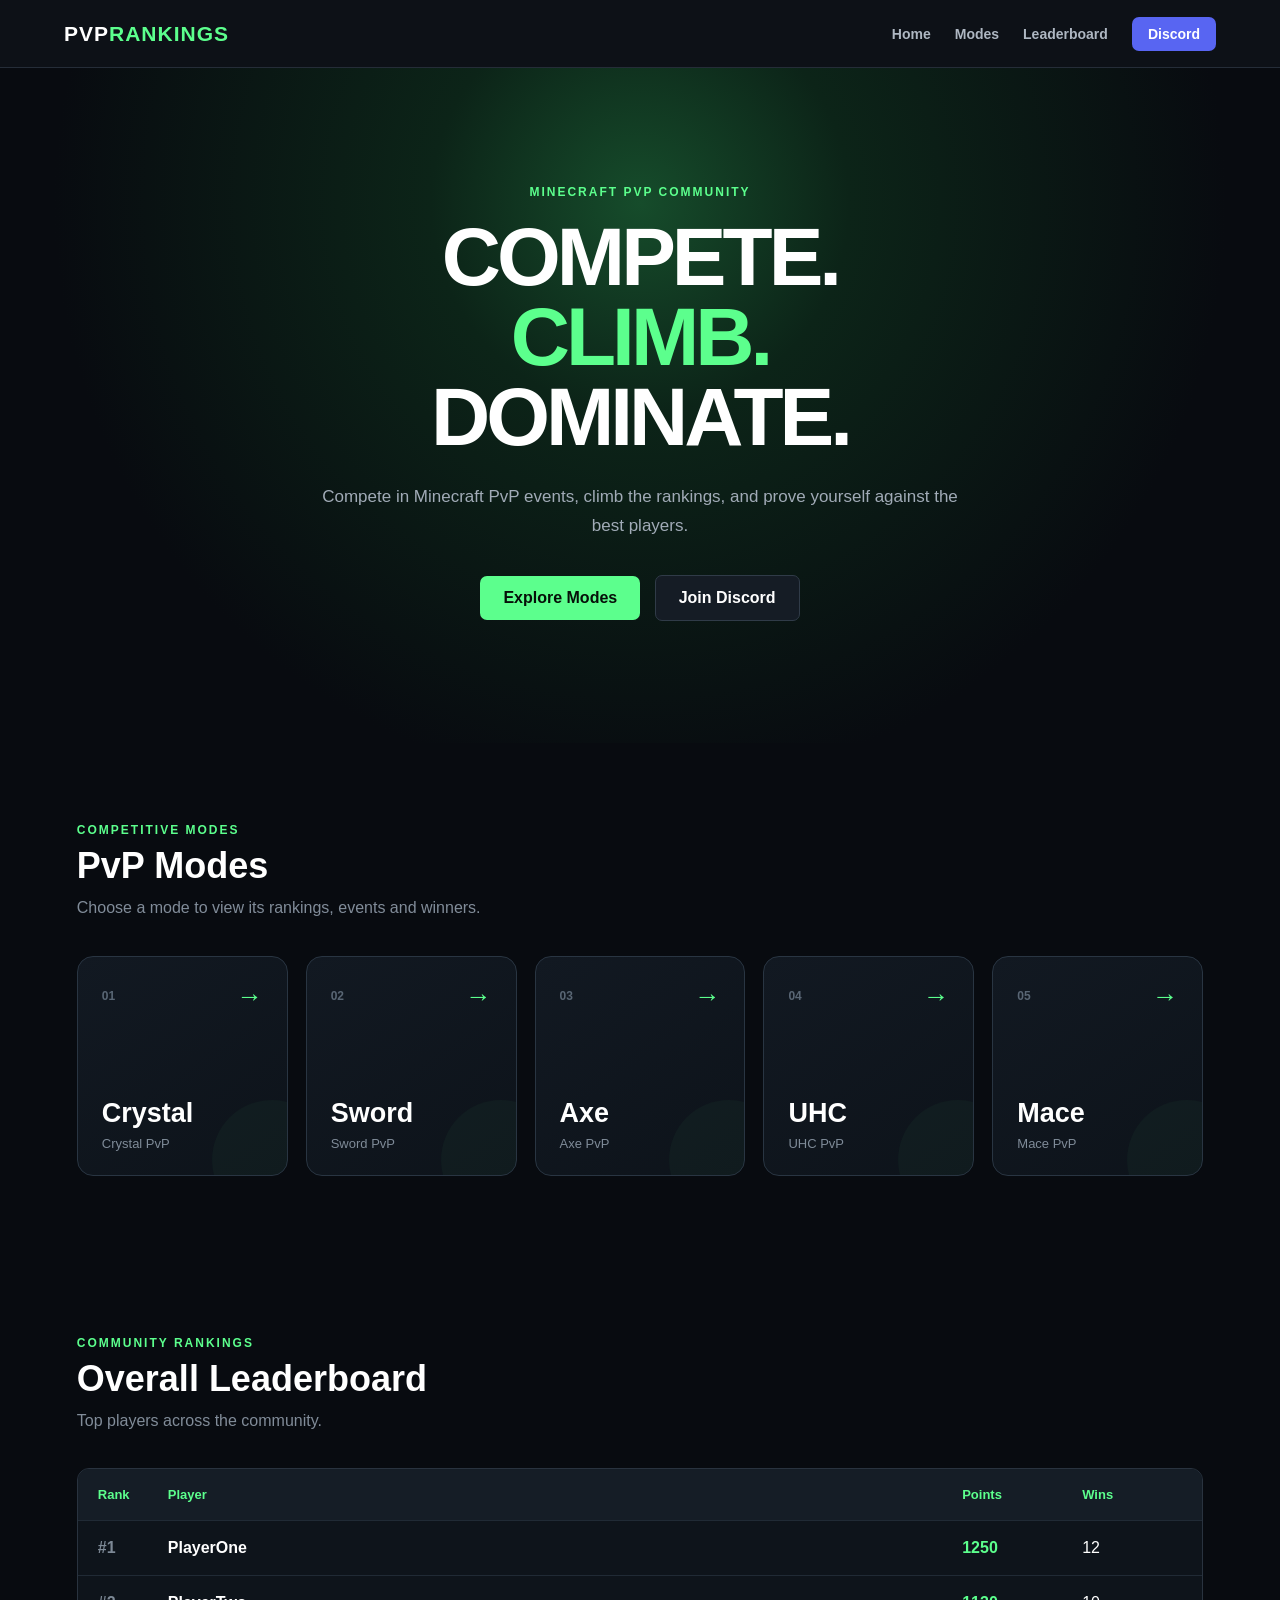
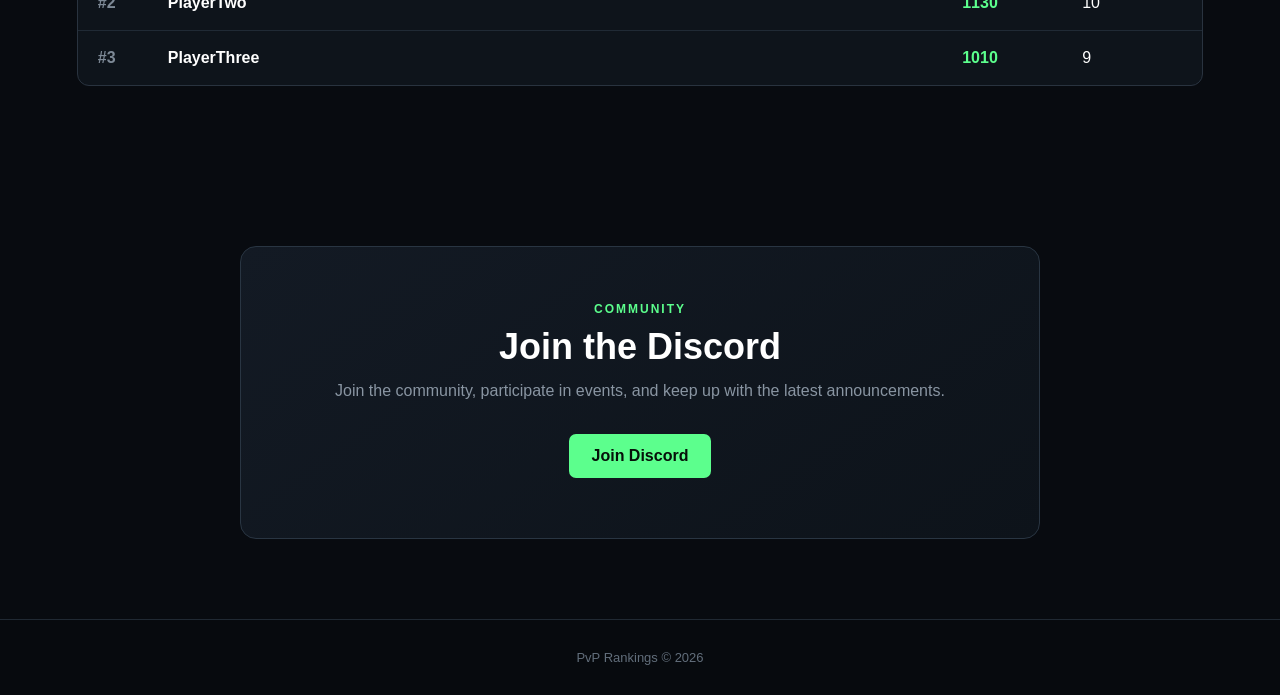
<file: index.html>
<!DOCTYPE html>
<html lang="en">

<head>
    <meta charset="UTF-8">
    <meta name="viewport" content="width=device-width, initial-scale=1.0">

    <title>PvP Rankings</title>

    <link rel="stylesheet" href="style.css">
</head>

<body>

<!-- =========================
     NAVIGATION
========================= -->

<nav>

    <a href="index.html" class="logo">
        PVP<span>RANKINGS</span>
    </a>

    <ul class="nav-links">

        <li>
            <a href="index.html">Home</a>
        </li>

        <li>
            <a href="#modes">Modes</a>
        </li>

        <li>
            <a href="#leaderboard">Leaderboard</a>
        </li>

        <li>
            <a
                href="https://discord.gg/mwXkHsCWp"
                target="_blank"
                class="discord">
                Discord
            </a>
        </li>

    </ul>

</nav>


<!-- =========================
     HERO
========================= -->

<section class="hero">

    <div class="hero-content">

        <p class="small-title">
            MINECRAFT PVP COMMUNITY
        </p>

        <h1>
            COMPETE.<br>
            <span>CLIMB.</span><br>
            DOMINATE.
        </h1>

        <p class="hero-text">
            Compete in Minecraft PvP events,
            climb the rankings, and prove yourself
            against the best players.
        </p>

        <div class="buttons">

            <a href="#modes" class="btn">
                Explore Modes
            </a>

            <a
                href="https://discord.gg/mwXkHsCWp"
                target="_blank"
                class="btn dark">
                Join Discord
            </a>

        </div>

    </div>

</section>


<!-- =========================
     PVP MODES
========================= -->

<section class="section" id="modes">

    <div class="container">

        <div class="section-title">

            <p class="section-label">
                COMPETITIVE MODES
            </p>

            <h2>
                PvP Modes
            </h2>

            <p>
                Choose a mode to view its rankings,
                events and winners.
            </p>

        </div>


        <div class="modes">


            <!-- CRYSTAL -->

            <a
                href="crystal.html"
                class="mode-card">

                <div class="mode-top">

                    <span class="mode-number">
                        01
                    </span>

                    <span class="mode-arrow">
                        →
                    </span>

                </div>

                <div>

                    <h3>
                        Crystal
                    </h3>

                    <p>
                        Crystal PvP
                    </p>

                </div>

            </a>


            <!-- SWORD -->

            <a
                href="sword.html"
                class="mode-card">

                <div class="mode-top">

                    <span class="mode-number">
                        02
                    </span>

                    <span class="mode-arrow">
                        →
                    </span>

                </div>

                <div>

                    <h3>
                        Sword
                    </h3>

                    <p>
                        Sword PvP
                    </p>

                </div>

            </a>


            <!-- AXE -->

            <a
                href="axe.html"
                class="mode-card">

                <div class="mode-top">

                    <span class="mode-number">
                        03
                    </span>

                    <span class="mode-arrow">
                        →
                    </span>

                </div>

                <div>

                    <h3>
                        Axe
                    </h3>

                    <p>
                        Axe PvP
                    </p>

                </div>

            </a>


            <!-- UHC -->

            <a
                href="uhc.html"
                class="mode-card">

                <div class="mode-top">

                    <span class="mode-number">
                        04
                    </span>

                    <span class="mode-arrow">
                        →
                    </span>

                </div>

                <div>

                    <h3>
                        UHC
                    </h3>

                    <p>
                        UHC PvP
                    </p>

                </div>

            </a>


            <!-- MACE -->

            <a
                href="mace.html"
                class="mode-card">

                <div class="mode-top">

                    <span class="mode-number">
                        05
                    </span>

                    <span class="mode-arrow">
                        →
                    </span>

                </div>

                <div>

                    <h3>
                        Mace
                    </h3>

                    <p>
                        Mace PvP
                    </p>

                </div>

            </a>

        </div>

    </div>

</section>


<!-- =========================
     LEADERBOARD
========================= -->

<section
    class="section"
    id="leaderboard">

    <div class="container">

        <div class="section-title">

            <p class="section-label">
                COMMUNITY RANKINGS
            </p>

            <h2>
                Overall Leaderboard
            </h2>

            <p>
                Top players across the community.
            </p>

        </div>


        <div class="leaderboard">


            <!-- HEADER -->

            <div class="leader-row leader-head">

                <div>
                    Rank
                </div>

                <div>
                    Player
                </div>

                <div>
                    Points
                </div>

                <div class="wins">
                    Wins
                </div>

            </div>


            <!-- PLAYER 1 -->

            <div class="leader-row">

                <div class="rank">
                    #1
                </div>

                <div class="player">
                    PlayerOne
                </div>

                <div class="points">
                    1250
                </div>

                <div class="wins">
                    12
                </div>

            </div>


            <!-- PLAYER 2 -->

            <div class="leader-row">

                <div class="rank">
                    #2
                </div>

                <div class="player">
                    PlayerTwo
                </div>

                <div class="points">
                    1130
                </div>

                <div class="wins">
                    10
                </div>

            </div>


            <!-- PLAYER 3 -->

            <div class="leader-row">

                <div class="rank">
                    #3
                </div>

                <div class="player">
                    PlayerThree
                </div>

                <div class="points">
                    1010
                </div>

                <div class="wins">
                    9
                </div>

            </div>

        </div>

    </div>

</section>


<!-- =========================
     DISCORD
========================= -->

<section class="section">

    <div class="container">

        <div class="discord-box">

            <p class="section-label">
                COMMUNITY
            </p>

            <h2>
                Join the Discord
            </h2>

            <p>
                Join the community, participate in events,
                and keep up with the latest announcements.
            </p>

            <a
                href="https://discord.gg/mwXkHsCWp"
                target="_blank"
                class="btn">
                Join Discord
            </a>

        </div>

    </div>

</section>


<!-- =========================
     FOOTER
========================= -->

<footer>

    PvP Rankings © 2026

</footer>


</body>
</html>
</file>
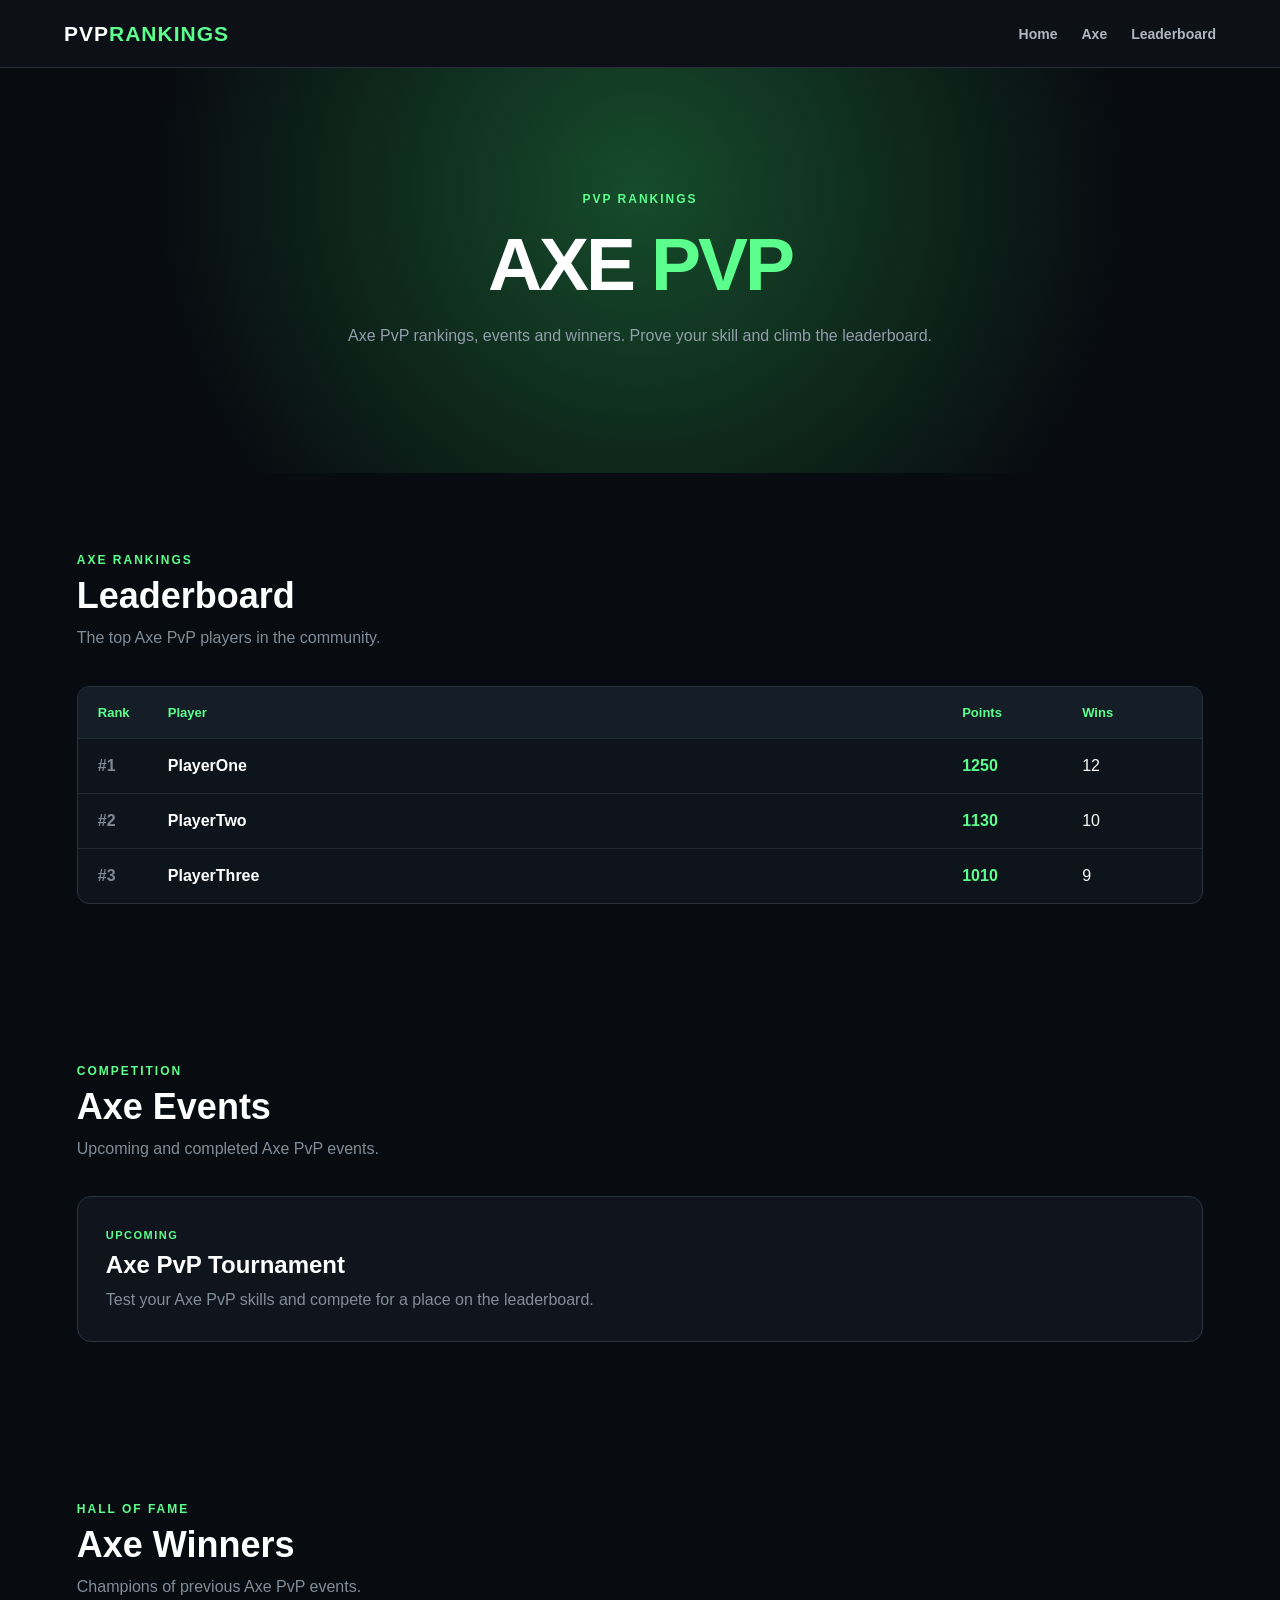
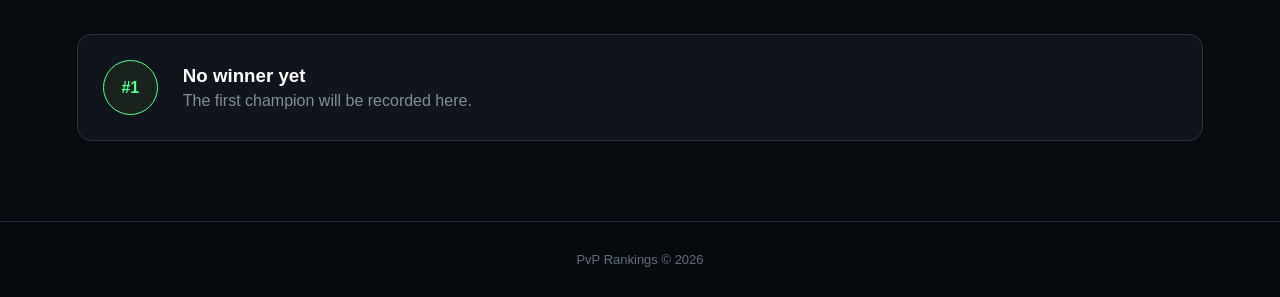
<file: axe.html>
<!DOCTYPE html>
<html lang="en">

<head>
    <meta charset="UTF-8">
    <meta name="viewport" content="width=device-width, initial-scale=1.0">

    <title>Axe PvP | PvP Rankings</title>

    <link rel="stylesheet" href="style.css">
</head>

<body>

<!-- NAVIGATION -->

<nav>

    <a href="index.html" class="logo">
        PVP<span>RANKINGS</span>
    </a>

    <ul class="nav-links">

        <li>
            <a href="index.html">Home</a>
        </li>

        <li>
            <a href="axe.html">Axe</a>
        </li>

        <li>
            <a href="#leaderboard">Leaderboard</a>
        </li>

    </ul>

</nav>


<!-- AXE HERO -->

<section class="mode-hero">

    <div class="mode-hero-content">

        <p class="small-title">
            PVP RANKINGS
        </p>

        <h1>
            AXE <span>PVP</span>
        </h1>

        <p>
            Axe PvP rankings, events and winners.
            Prove your skill and climb the leaderboard.
        </p>

    </div>

</section>


<!-- LEADERBOARD -->

<section class="section" id="leaderboard">

    <div class="container">

        <div class="section-title">

            <p class="section-label">
                AXE RANKINGS
            </p>

            <h2>
                Leaderboard
            </h2>

            <p>
                The top Axe PvP players in the community.
            </p>

        </div>


        <div class="leaderboard">

            <div class="leader-row leader-head">

                <div>Rank</div>

                <div>Player</div>

                <div>Points</div>

                <div class="wins">
                    Wins
                </div>

            </div>


            <div class="leader-row">

                <div class="rank">
                    #1
                </div>

                <div class="player">
                    PlayerOne
                </div>

                <div class="points">
                    1250
                </div>

                <div class="wins">
                    12
                </div>

            </div>


            <div class="leader-row">

                <div class="rank">
                    #2
                </div>

                <div class="player">
                    PlayerTwo
                </div>

                <div class="points">
                    1130
                </div>

                <div class="wins">
                    10
                </div>

            </div>


            <div class="leader-row">

                <div class="rank">
                    #3
                </div>

                <div class="player">
                    PlayerThree
                </div>

                <div class="points">
                    1010
                </div>

                <div class="wins">
                    9
                </div>

            </div>

        </div>

    </div>

</section>


<!-- EVENTS -->

<section class="section">

    <div class="container">

        <div class="section-title">

            <p class="section-label">
                COMPETITION
            </p>

            <h2>
                Axe Events
            </h2>

            <p>
                Upcoming and completed Axe PvP events.
            </p>

        </div>


        <div class="event-card">

            <div>

                <span class="event-status">
                    UPCOMING
                </span>

                <h3>
                    Axe PvP Tournament
                </h3>

                <p>
                    Test your Axe PvP skills and compete
                    for a place on the leaderboard.
                </p>

            </div>

        </div>

    </div>

</section>


<!-- WINNERS -->

<section class="section">

    <div class="container">

        <div class="section-title">

            <p class="section-label">
                HALL OF FAME
            </p>

            <h2>
                Axe Winners
            </h2>

            <p>
                Champions of previous Axe PvP events.
            </p>

        </div>


        <div class="winner-card">

            <div class="winner-place">
                #1
            </div>

            <div>

                <h3>
                    No winner yet
                </h3>

                <p>
                    The first champion will be recorded here.
                </p>

            </div>

        </div>

    </div>

</section>


<!-- FOOTER -->

<footer>

    PvP Rankings © 2026

</footer>

</body>
                  </html>
</file>
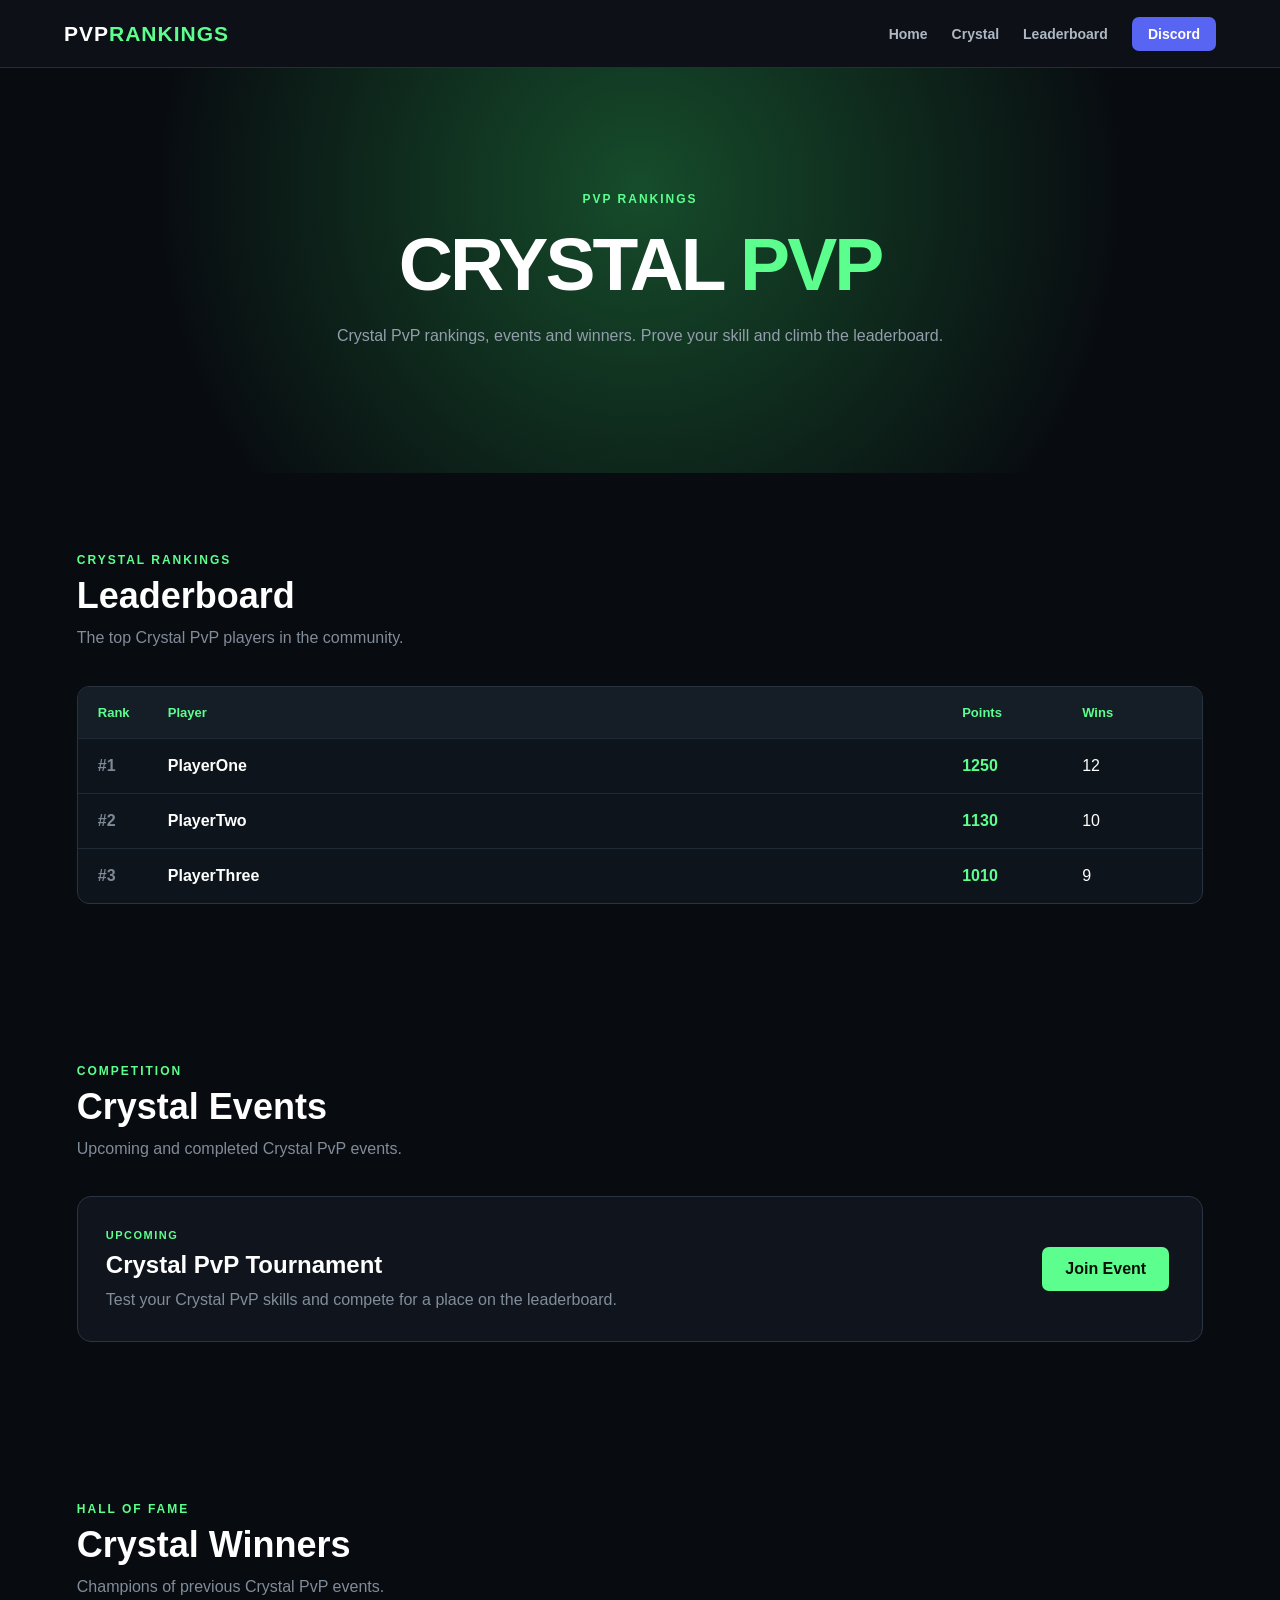
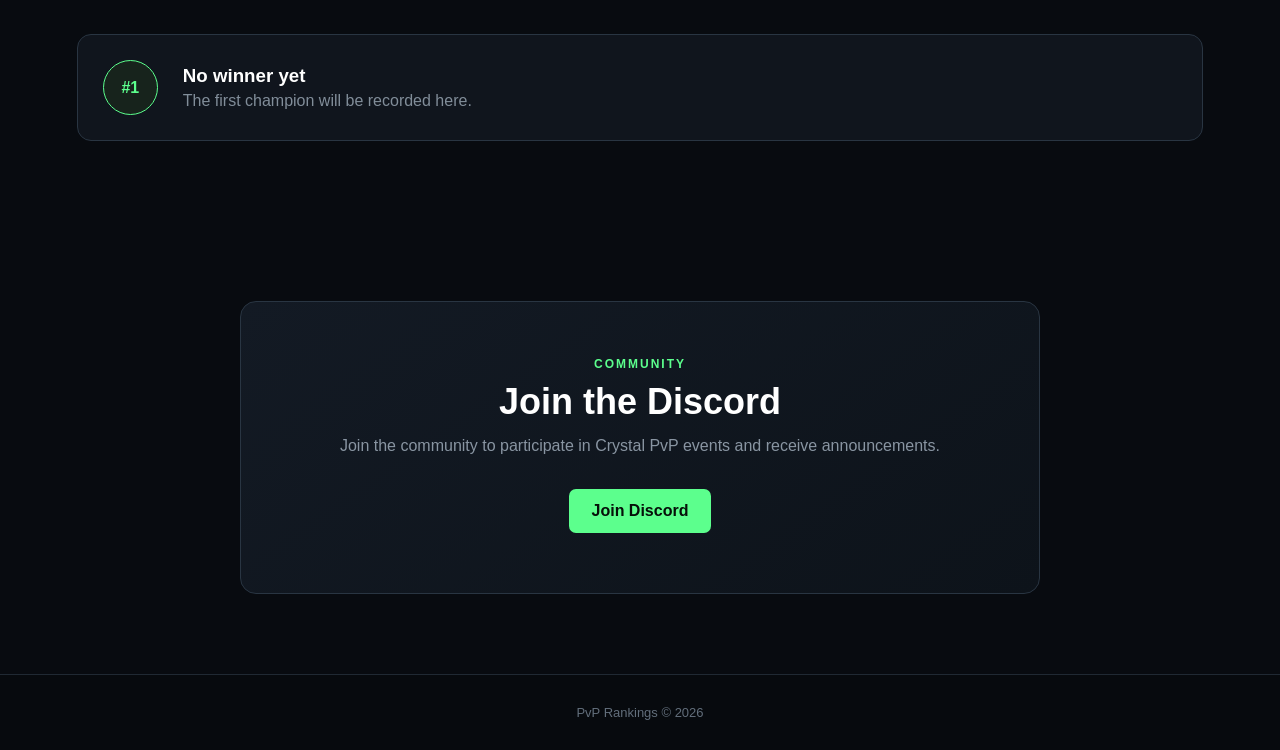
<file: crystal.html>
<!DOCTYPE html>
<html lang="en">

<head>
    <meta charset="UTF-8">
    <meta name="viewport" content="width=device-width, initial-scale=1.0">

    <title>Crystal PvP | PvP Rankings</title>

    <link rel="stylesheet" href="style.css">
</head>

<body>

<nav>

    <a href="index.html" class="logo">
        PVP<span>RANKINGS</span>
    </a>

    <ul class="nav-links">

        <li>
            <a href="index.html">Home</a>
        </li>

        <li>
            <a href="crystal.html">Crystal</a>
        </li>

        <li>
            <a href="#leaderboard">Leaderboard</a>
        </li>

        <li>
            <a
                href="https://discord.gg/mwXkHsCWp"
                target="_blank"
                class="discord">
                Discord
            </a>
        </li>

    </ul>

</nav>


<!-- CRYSTAL HERO -->

<section class="mode-hero">

    <div class="mode-hero-content">

        <p class="small-title">
            PVP RANKINGS
        </p>

        <h1>
            CRYSTAL <span>PVP</span>
        </h1>

        <p>
            Crystal PvP rankings, events and winners.
            Prove your skill and climb the leaderboard.
        </p>

    </div>

</section>


<!-- CRYSTAL LEADERBOARD -->

<section class="section" id="leaderboard">

    <div class="container">

        <div class="section-title">

            <p class="section-label">
                CRYSTAL RANKINGS
            </p>

            <h2>
                Leaderboard
            </h2>

            <p>
                The top Crystal PvP players in the community.
            </p>

        </div>


        <div class="leaderboard">


            <div class="leader-row leader-head">

                <div>
                    Rank
                </div>

                <div>
                    Player
                </div>

                <div>
                    Points
                </div>

                <div class="wins">
                    Wins
                </div>

            </div>


            <div class="leader-row">

                <div class="rank">
                    #1
                </div>

                <div class="player">
                    PlayerOne
                </div>

                <div class="points">
                    1250
                </div>

                <div class="wins">
                    12
                </div>

            </div>


            <div class="leader-row">

                <div class="rank">
                    #2
                </div>

                <div class="player">
                    PlayerTwo
                </div>

                <div class="points">
                    1130
                </div>

                <div class="wins">
                    10
                </div>

            </div>


            <div class="leader-row">

                <div class="rank">
                    #3
                </div>

                <div class="player">
                    PlayerThree
                </div>

                <div class="points">
                    1010
                </div>

                <div class="wins">
                    9
                </div>

            </div>


        </div>

    </div>

</section>


<!-- EVENTS -->

<section class="section">

    <div class="container">

        <div class="section-title">

            <p class="section-label">
                COMPETITION
            </p>

            <h2>
                Crystal Events
            </h2>

            <p>
                Upcoming and completed Crystal PvP events.
            </p>

        </div>


        <div class="event-card">

            <div>

                <span class="event-status">
                    UPCOMING
                </span>

                <h3>
                    Crystal PvP Tournament
                </h3>

                <p>
                    Test your Crystal PvP skills and compete
                    for a place on the leaderboard.
                </p>

            </div>

            <a
                href="https://discord.gg/mwXkHsCWp"
                target="_blank"
                class="btn">
                Join Event
            </a>

        </div>

    </div>

</section>


<!-- WINNERS -->

<section class="section">

    <div class="container">

        <div class="section-title">

            <p class="section-label">
                HALL OF FAME
            </p>

            <h2>
                Crystal Winners
            </h2>

            <p>
                Champions of previous Crystal PvP events.
            </p>

        </div>


        <div class="winner-card">

            <div class="winner-place">
                #1
            </div>

            <div>

                <h3>
                    No winner yet
                </h3>

                <p>
                    The first champion will be recorded here.
                </p>

            </div>

        </div>

    </div>

</section>


<!-- DISCORD -->

<section class="section">

    <div class="container">

        <div class="discord-box">

            <p class="section-label">
                COMMUNITY
            </p>

            <h2>
                Join the Discord
            </h2>

            <p>
                Join the community to participate in Crystal
                PvP events and receive announcements.
            </p>

            <a
                href="https://discord.gg/mwXkHsCWp"
                target="_blank"
                class="btn">
                Join Discord
            </a>

        </div>

    </div>

</section>


<footer>

    PvP Rankings © 2026

</footer>

</body>
</html>
</file>
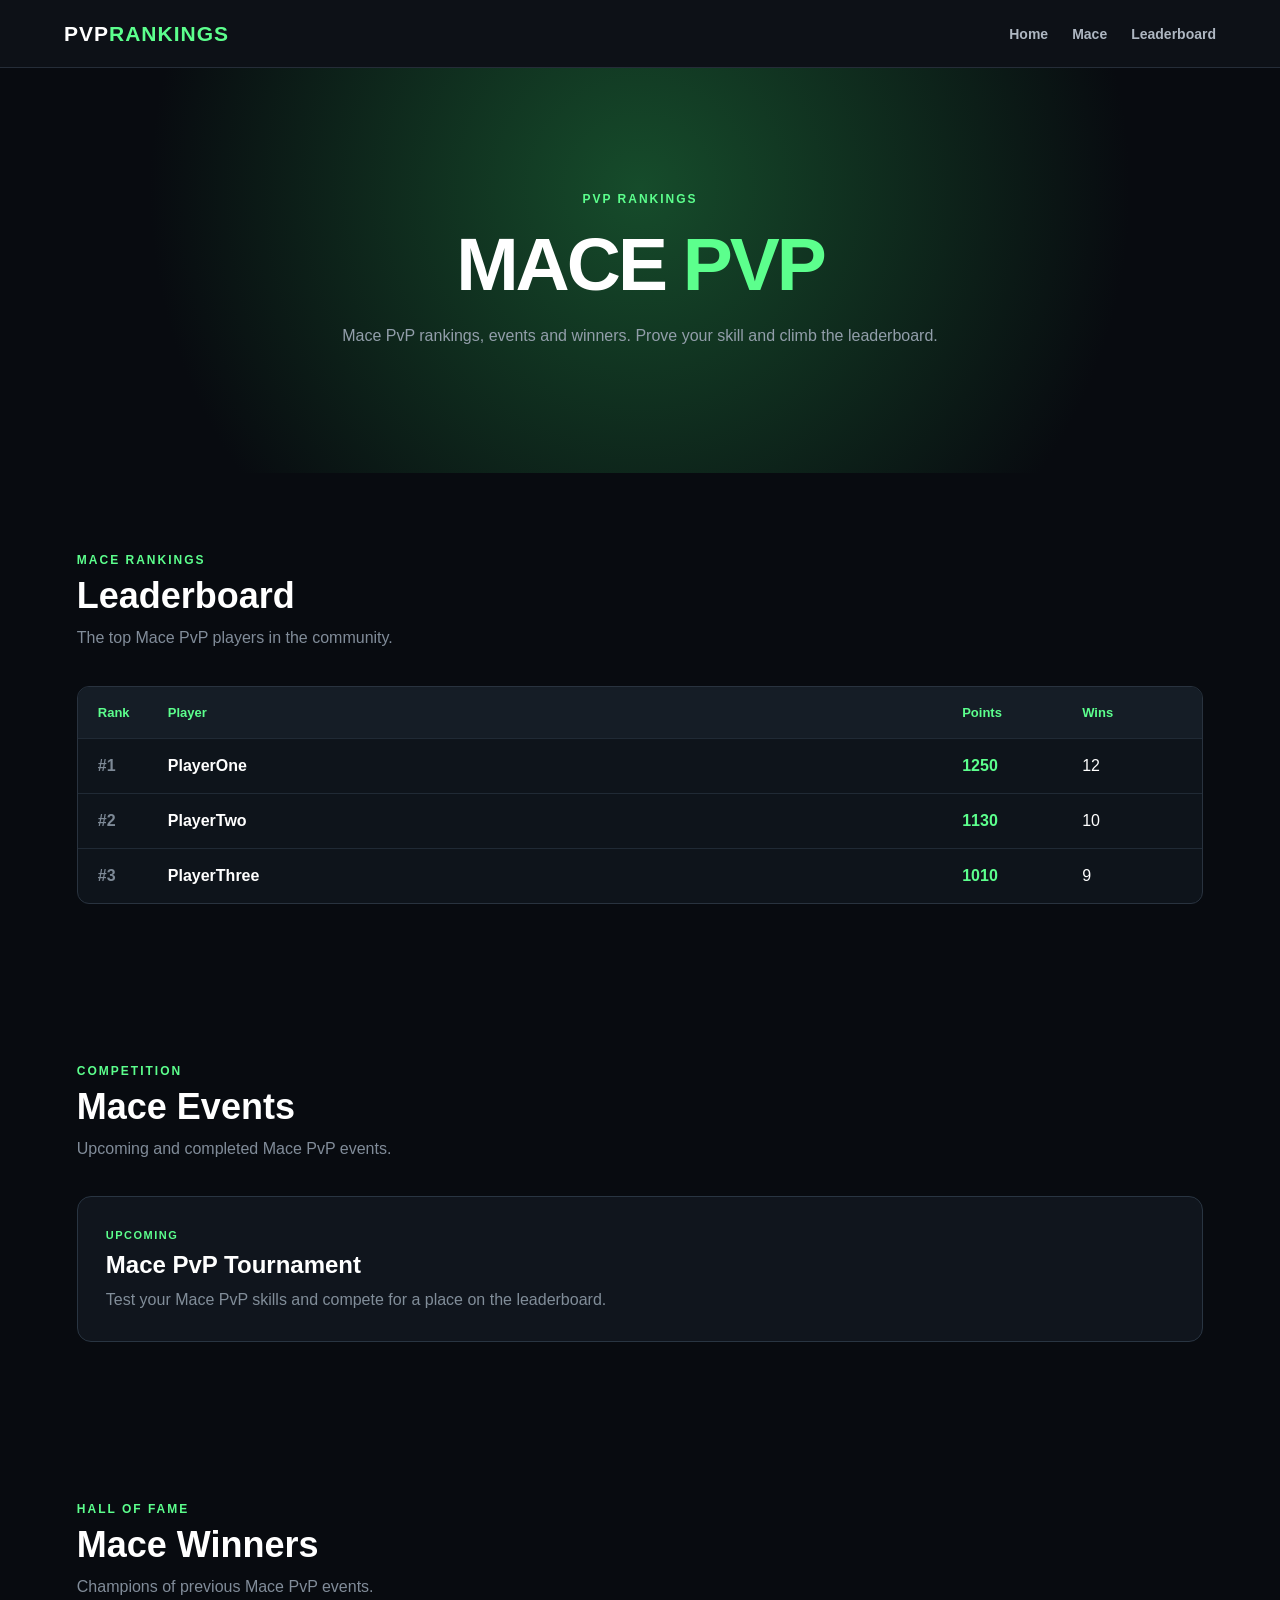
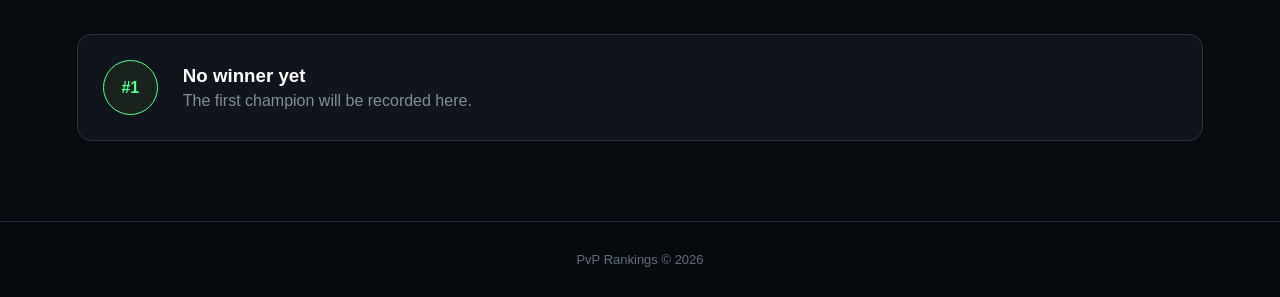
<file: mace.html>
<!DOCTYPE html>
<html lang="en">

<head>
    <meta charset="UTF-8">
    <meta name="viewport" content="width=device-width, initial-scale=1.0">

    <title>Mace PvP | PvP Rankings</title>

    <link rel="stylesheet" href="style.css">
</head>

<body>

<nav>

    <a href="index.html" class="logo">
        PVP<span>RANKINGS</span>
    </a>

    <ul class="nav-links">

        <li>
            <a href="index.html">Home</a>
        </li>

        <li>
            <a href="mace.html">Mace</a>
        </li>

        <li>
            <a href="#leaderboard">Leaderboard</a>
        </li>

    </ul>

</nav>


<!-- MACE HERO -->

<section class="mode-hero">

    <div class="mode-hero-content">

        <p class="small-title">
            PVP RANKINGS
        </p>

        <h1>
            MACE <span>PVP</span>
        </h1>

        <p>
            Mace PvP rankings, events and winners.
            Prove your skill and climb the leaderboard.
        </p>

    </div>

</section>


<!-- LEADERBOARD -->

<section class="section" id="leaderboard">

    <div class="container">

        <div class="section-title">

            <p class="section-label">
                MACE RANKINGS
            </p>

            <h2>
                Leaderboard
            </h2>

            <p>
                The top Mace PvP players in the community.
            </p>

        </div>


        <div class="leaderboard">

            <div class="leader-row leader-head">

                <div>Rank</div>

                <div>Player</div>

                <div>Points</div>

                <div class="wins">
                    Wins
                </div>

            </div>


            <div class="leader-row">

                <div class="rank">
                    #1
                </div>

                <div class="player">
                    PlayerOne
                </div>

                <div class="points">
                    1250
                </div>

                <div class="wins">
                    12
                </div>

            </div>


            <div class="leader-row">

                <div class="rank">
                    #2
                </div>

                <div class="player">
                    PlayerTwo
                </div>

                <div class="points">
                    1130
                </div>

                <div class="wins">
                    10
                </div>

            </div>


            <div class="leader-row">

                <div class="rank">
                    #3
                </div>

                <div class="player">
                    PlayerThree
                </div>

                <div class="points">
                    1010
                </div>

                <div class="wins">
                    9
                </div>

            </div>

        </div>

    </div>

</section>


<!-- EVENTS -->

<section class="section">

    <div class="container">

        <div class="section-title">

            <p class="section-label">
                COMPETITION
            </p>

            <h2>
                Mace Events
            </h2>

            <p>
                Upcoming and completed Mace PvP events.
            </p>

        </div>


        <div class="event-card">

            <div>

                <span class="event-status">
                    UPCOMING
                </span>

                <h3>
                    Mace PvP Tournament
                </h3>

                <p>
                    Test your Mace PvP skills and compete
                    for a place on the leaderboard.
                </p>

            </div>

        </div>

    </div>

</section>


<!-- WINNERS -->

<section class="section">

    <div class="container">

        <div class="section-title">

            <p class="section-label">
                HALL OF FAME
            </p>

            <h2>
                Mace Winners
            </h2>

            <p>
                Champions of previous Mace PvP events.
            </p>

        </div>


        <div class="winner-card">

            <div class="winner-place">
                #1
            </div>

            <div>

                <h3>
                    No winner yet
                </h3>

                <p>
                    The first champion will be recorded here.
                </p>

            </div>

        </div>

    </div>

</section>


<footer>

    PvP Rankings © 2026

</footer>

</body>
</html>
</file>
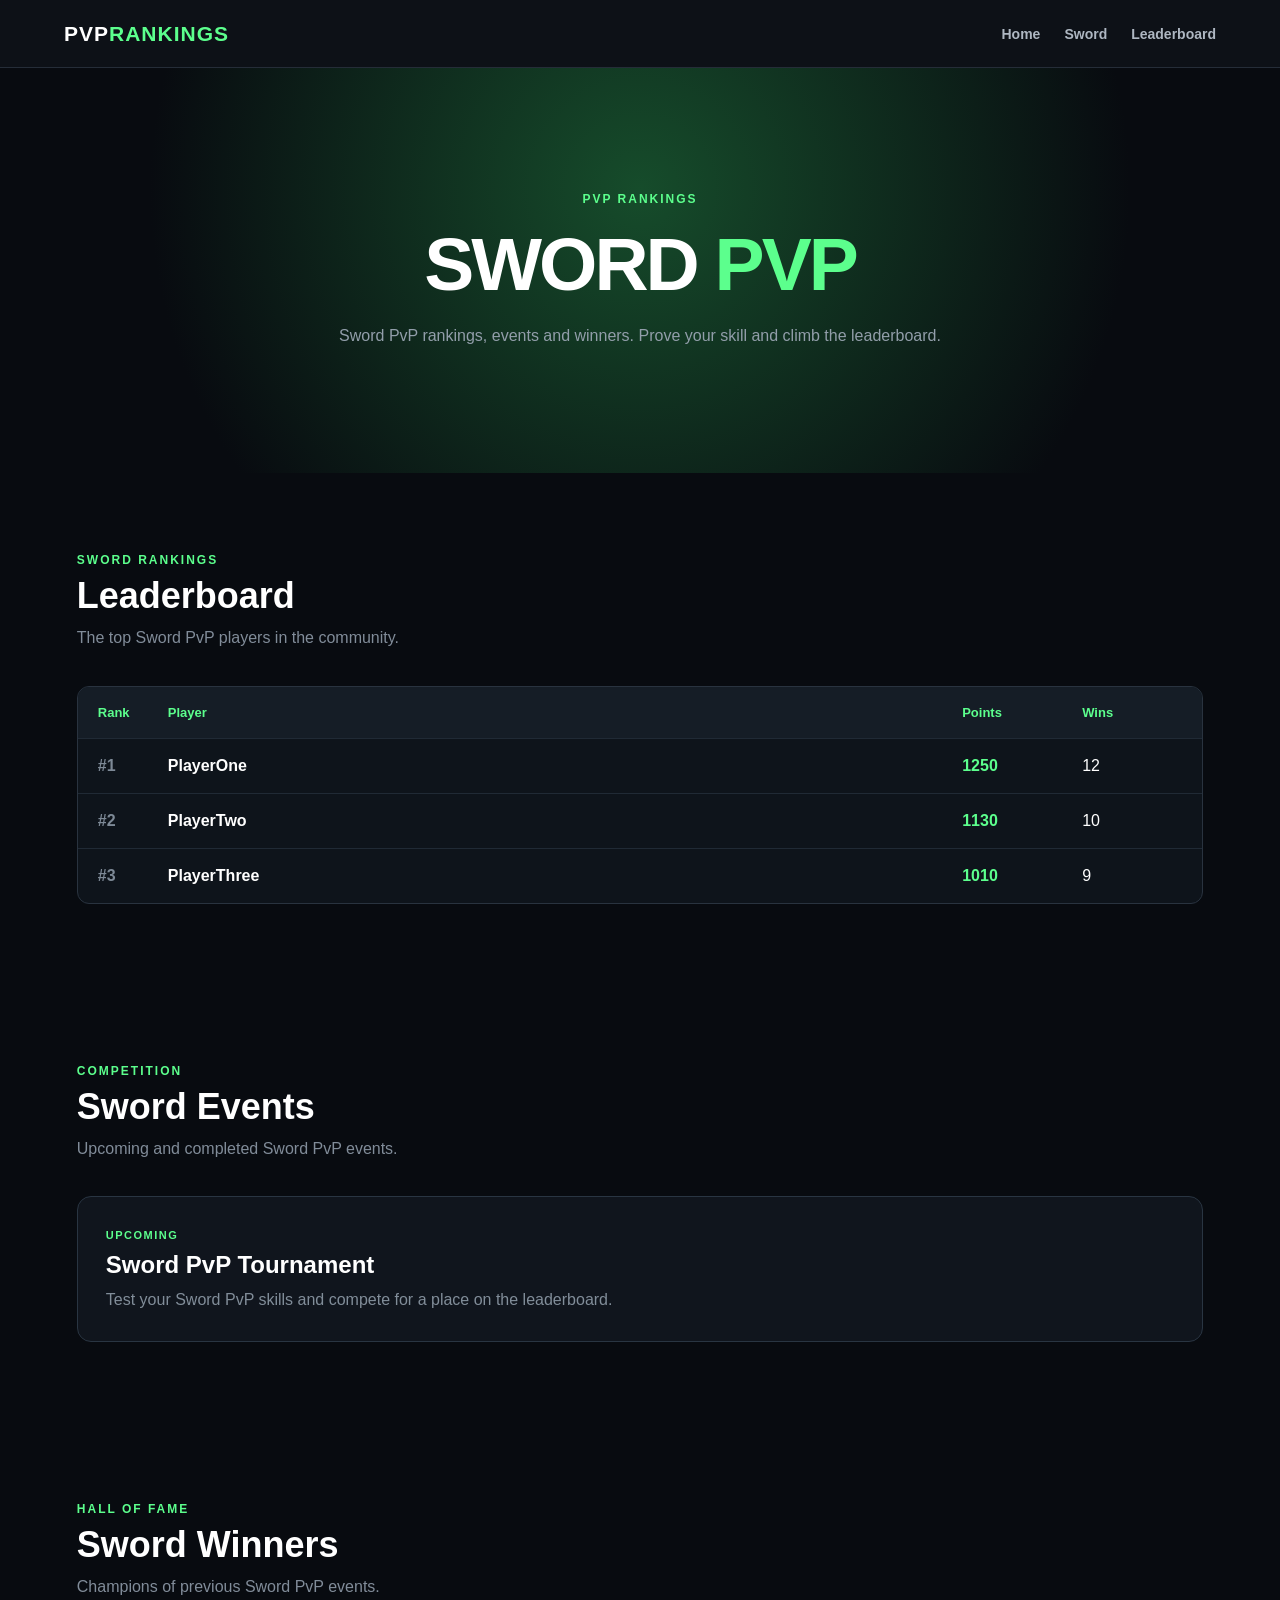
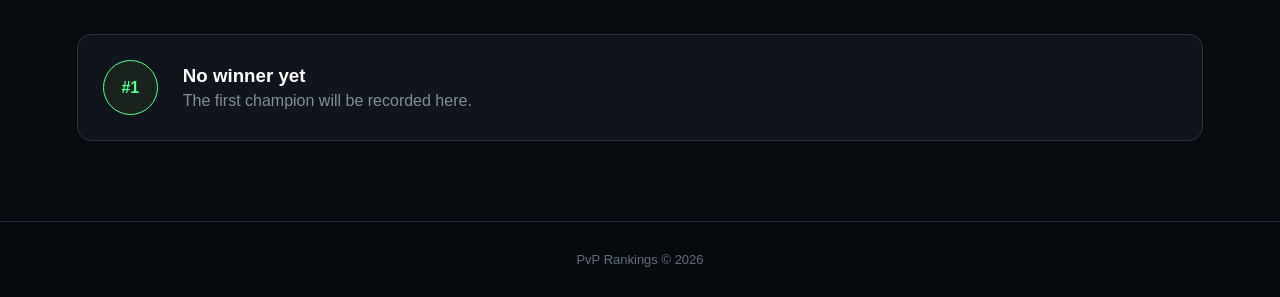
<file: sword.html>
<!DOCTYPE html>
<html lang="en">

<head>
    <meta charset="UTF-8">
    <meta name="viewport" content="width=device-width, initial-scale=1.0">

    <title>Sword PvP | PvP Rankings</title>

    <link rel="stylesheet" href="style.css">
</head>

<body>

<!-- NAVIGATION -->

<nav>

    <a href="index.html" class="logo">
        PVP<span>RANKINGS</span>
    </a>

    <ul class="nav-links">

        <li>
            <a href="index.html">Home</a>
        </li>

        <li>
            <a href="sword.html">Sword</a>
        </li>

        <li>
            <a href="#leaderboard">Leaderboard</a>
        </li>

    </ul>

</nav>


<!-- SWORD HERO -->

<section class="mode-hero">

    <div class="mode-hero-content">

        <p class="small-title">
            PVP RANKINGS
        </p>

        <h1>
            SWORD <span>PVP</span>
        </h1>

        <p>
            Sword PvP rankings, events and winners.
            Prove your skill and climb the leaderboard.
        </p>

    </div>

</section>


<!-- LEADERBOARD -->

<section class="section" id="leaderboard">

    <div class="container">

        <div class="section-title">

            <p class="section-label">
                SWORD RANKINGS
            </p>

            <h2>
                Leaderboard
            </h2>

            <p>
                The top Sword PvP players in the community.
            </p>

        </div>


        <div class="leaderboard">

            <div class="leader-row leader-head">

                <div>Rank</div>
                <div>Player</div>
                <div>Points</div>

                <div class="wins">
                    Wins
                </div>

            </div>


            <div class="leader-row">

                <div class="rank">
                    #1
                </div>

                <div class="player">
                    PlayerOne
                </div>

                <div class="points">
                    1250
                </div>

                <div class="wins">
                    12
                </div>

            </div>


            <div class="leader-row">

                <div class="rank">
                    #2
                </div>

                <div class="player">
                    PlayerTwo
                </div>

                <div class="points">
                    1130
                </div>

                <div class="wins">
                    10
                </div>

            </div>


            <div class="leader-row">

                <div class="rank">
                    #3
                </div>

                <div class="player">
                    PlayerThree
                </div>

                <div class="points">
                    1010
                </div>

                <div class="wins">
                    9
                </div>

            </div>

        </div>

    </div>

</section>


<!-- EVENTS -->

<section class="section">

    <div class="container">

        <div class="section-title">

            <p class="section-label">
                COMPETITION
            </p>

            <h2>
                Sword Events
            </h2>

            <p>
                Upcoming and completed Sword PvP events.
            </p>

        </div>


        <div class="event-card">

            <div>

                <span class="event-status">
                    UPCOMING
                </span>

                <h3>
                    Sword PvP Tournament
                </h3>

                <p>
                    Test your Sword PvP skills and compete
                    for a place on the leaderboard.
                </p>

            </div>

        </div>

    </div>

</section>


<!-- WINNERS -->

<section class="section">

    <div class="container">

        <div class="section-title">

            <p class="section-label">
                HALL OF FAME
            </p>

            <h2>
                Sword Winners
            </h2>

            <p>
                Champions of previous Sword PvP events.
            </p>

        </div>


        <div class="winner-card">

            <div class="winner-place">
                #1
            </div>

            <div>

                <h3>
                    No winner yet
                </h3>

                <p>
                    The first champion will be recorded here.
                </p>

            </div>

        </div>

    </div>

</section>


<footer>

    PvP Rankings © 2026

</footer>

</body>
              </html>
</file>
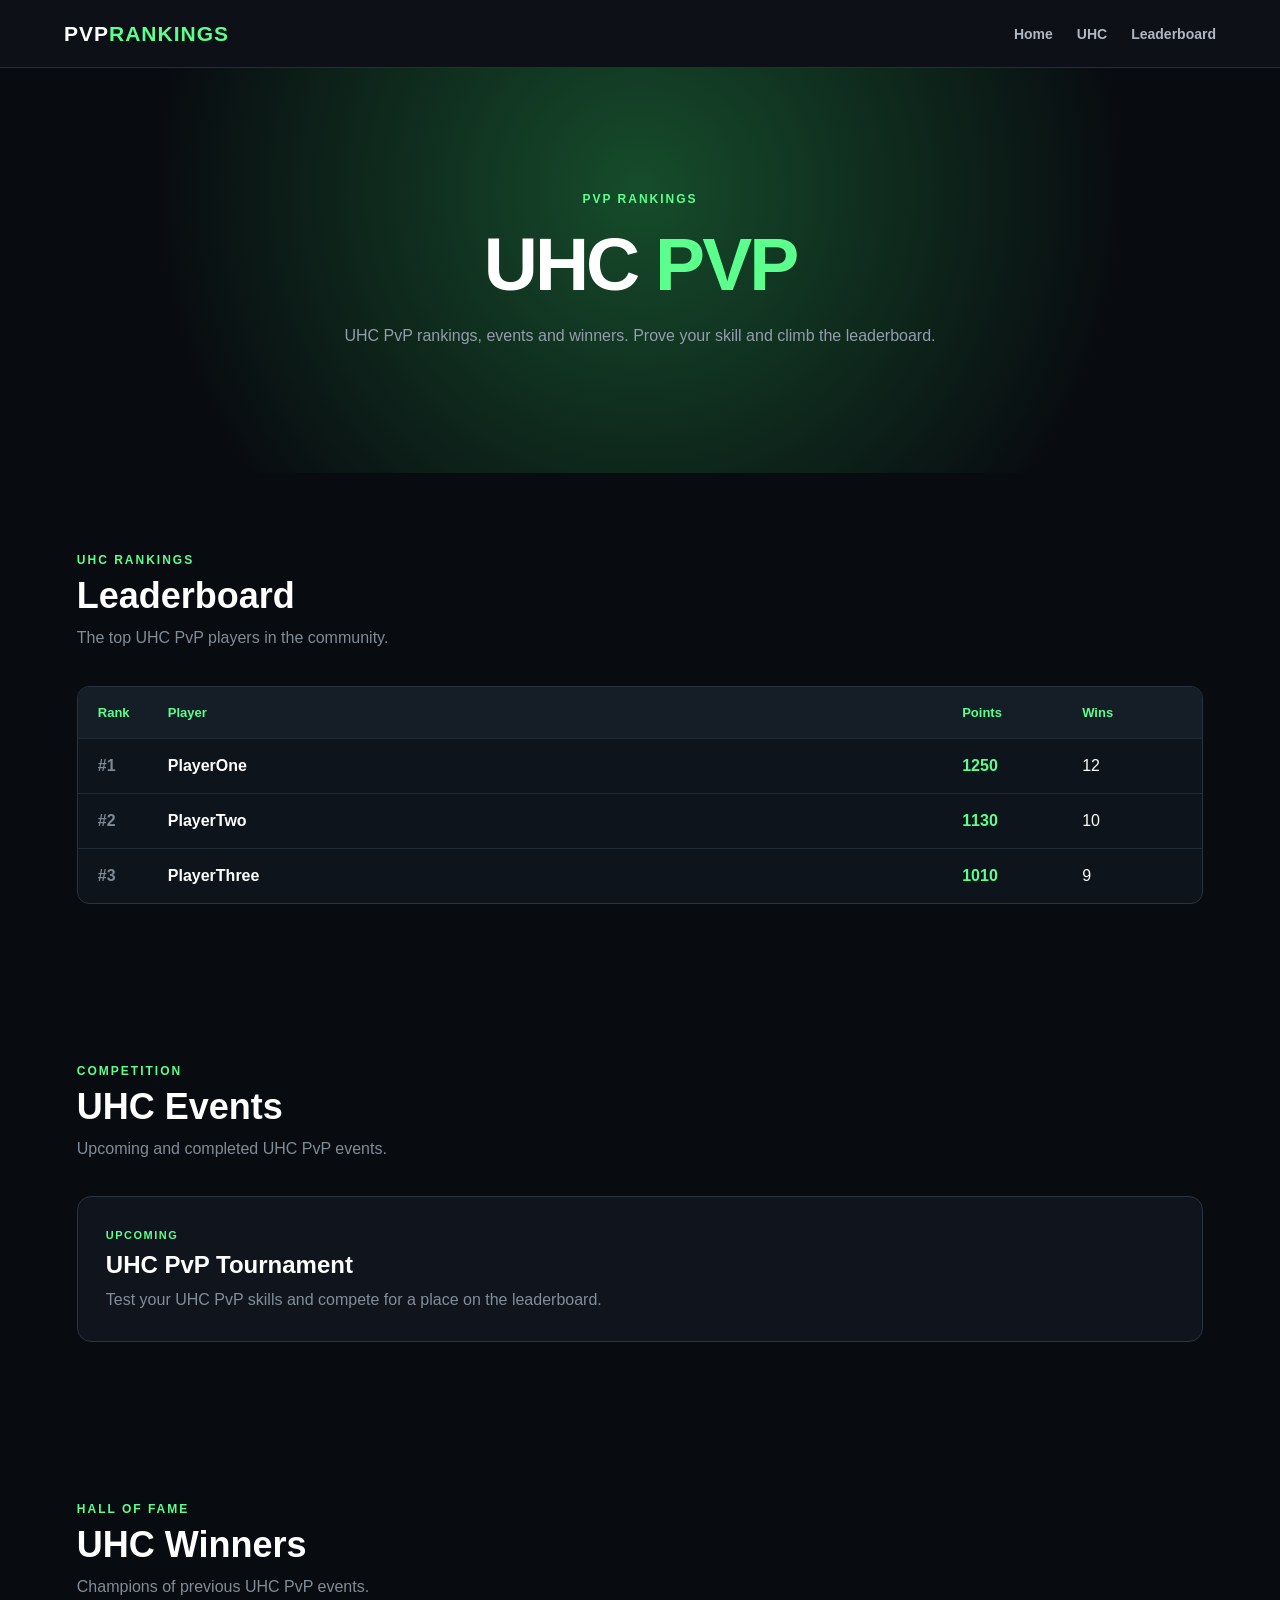
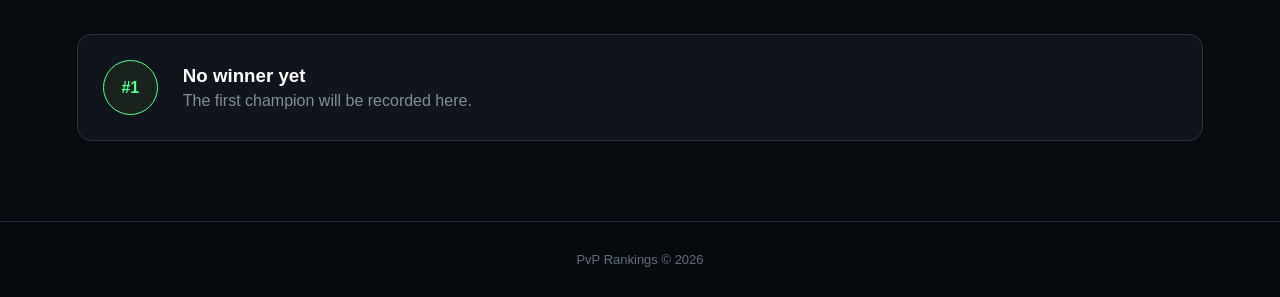
<file: uhc.html>
<!DOCTYPE html>
<html lang="en">

<head>
    <meta charset="UTF-8">
    <meta name="viewport" content="width=device-width, initial-scale=1.0">

    <title>UHC PvP | PvP Rankings</title>

    <link rel="stylesheet" href="style.css">
</head>

<body>

<nav>

    <a href="index.html" class="logo">
        PVP<span>RANKINGS</span>
    </a>

    <ul class="nav-links">

        <li>
            <a href="index.html">Home</a>
        </li>

        <li>
            <a href="uhc.html">UHC</a>
        </li>

        <li>
            <a href="#leaderboard">Leaderboard</a>
        </li>

    </ul>

</nav>


<!-- UHC HERO -->

<section class="mode-hero">

    <div class="mode-hero-content">

        <p class="small-title">
            PVP RANKINGS
        </p>

        <h1>
            UHC <span>PVP</span>
        </h1>

        <p>
            UHC PvP rankings, events and winners.
            Prove your skill and climb the leaderboard.
        </p>

    </div>

</section>


<!-- LEADERBOARD -->

<section class="section" id="leaderboard">

    <div class="container">

        <div class="section-title">

            <p class="section-label">
                UHC RANKINGS
            </p>

            <h2>
                Leaderboard
            </h2>

            <p>
                The top UHC PvP players in the community.
            </p>

        </div>


        <div class="leaderboard">

            <div class="leader-row leader-head">

                <div>Rank</div>
                <div>Player</div>
                <div>Points</div>

                <div class="wins">
                    Wins
                </div>

            </div>


            <div class="leader-row">

                <div class="rank">
                    #1
                </div>

                <div class="player">
                    PlayerOne
                </div>

                <div class="points">
                    1250
                </div>

                <div class="wins">
                    12
                </div>

            </div>


            <div class="leader-row">

                <div class="rank">
                    #2
                </div>

                <div class="player">
                    PlayerTwo
                </div>

                <div class="points">
                    1130
                </div>

                <div class="wins">
                    10
                </div>

            </div>


            <div class="leader-row">

                <div class="rank">
                    #3
                </div>

                <div class="player">
                    PlayerThree
                </div>

                <div class="points">
                    1010
                </div>

                <div class="wins">
                    9
                </div>

            </div>

        </div>

    </div>

</section>


<!-- EVENTS -->

<section class="section">

    <div class="container">

        <div class="section-title">

            <p class="section-label">
                COMPETITION
            </p>

            <h2>
                UHC Events
            </h2>

            <p>
                Upcoming and completed UHC PvP events.
            </p>

        </div>


        <div class="event-card">

            <div>

                <span class="event-status">
                    UPCOMING
                </span>

                <h3>
                    UHC PvP Tournament
                </h3>

                <p>
                    Test your UHC PvP skills and compete
                    for a place on the leaderboard.
                </p>

            </div>

        </div>

    </div>

</section>


<!-- WINNERS -->

<section class="section">

    <div class="container">

        <div class="section-title">

            <p class="section-label">
                HALL OF FAME
            </p>

            <h2>
                UHC Winners
            </h2>

            <p>
                Champions of previous UHC PvP events.
            </p>

        </div>


        <div class="winner-card">

            <div class="winner-place">
                #1
            </div>

            <div>

                <h3>
                    No winner yet
                </h3>

                <p>
                    The first champion will be recorded here.
                </p>

            </div>

        </div>

    </div>

</section>


<footer>

    PvP Rankings © 2026

</footer>

</body>
  </html>
</file>
<file: style.css>
* {
    margin: 0;
    padding: 0;
    box-sizing: border-box;
}

html {
    scroll-behavior: smooth;
}

body {
    font-family: Arial, Helvetica, sans-serif;
    background: #080b10;
    color: #ffffff;
}


/* =========================
   NAVIGATION
========================= */

nav {
    height: 68px;
    background: #0d1117;
    border-bottom: 1px solid #252d38;

    display: flex;
    align-items: center;
    justify-content: space-between;

    padding: 0 5%;

    position: sticky;
    top: 0;
    z-index: 1000;
}

.logo {
    color: #ffffff;
    font-size: 21px;
    font-weight: 800;
    letter-spacing: 1px;
    text-decoration: none;
}

.logo span {
    color: #5cff8d;
}

.nav-links {
    display: flex;
    align-items: center;
    gap: 24px;
    list-style: none;
}

.nav-links a {
    color: #aeb7c2;
    text-decoration: none;
    font-size: 14px;
    font-weight: 600;
    transition: 0.2s ease;
}

.nav-links a:hover {
    color: #5cff8d;
}

.discord {
    background: #5865f2;
    color: #ffffff !important;
    padding: 9px 16px;
    border-radius: 7px;
}


/* =========================
   HERO
========================= */

.hero {
    min-height: 75vh;

    display: flex;
    align-items: center;
    justify-content: center;

    text-align: center;

    padding: 60px 20px;

    background:
        radial-gradient(
            circle at 50% 20%,
            #164c2b 0%,
            #0c2418 25%,
            #080b10 70%
        );
}

.hero-content {
    max-width: 850px;
}

.small-title {
    color: #5cff8d;
    font-size: 12px;
    font-weight: 800;
    letter-spacing: 2px;
}

.hero h1 {
    font-size: clamp(48px, 8vw, 82px);
    line-height: 0.98;
    letter-spacing: -4px;
    margin: 18px 0 25px;
}

.hero h1 span {
    color: #5cff8d;
}

.hero-text {
    max-width: 650px;
    margin: auto;

    color: #a1abb7;

    font-size: 17px;
    line-height: 1.7;
}

.buttons {
    margin-top: 30px;
}

.btn {
    display: inline-block;

    padding: 13px 23px;
    margin: 5px;

    border-radius: 7px;

    background: #5cff8d;
    color: #061009;

    text-decoration: none;

    font-weight: 700;

    transition: 0.2s ease;
}

.btn:hover {
    transform: translateY(-3px);
    box-shadow: 0 8px 25px rgba(92, 255, 141, 0.18);
}

.btn.dark {
    background: #151c25;
    color: #ffffff;

    border: 1px solid #303b48;
}

.btn.dark:hover {
    border-color: #5cff8d;
}


/* =========================
   SECTIONS
========================= */

.section {
    padding: 80px 0;
}

.container {
    width: 88%;
    max-width: 1150px;
    margin: auto;
}

.section-title {
    margin-bottom: 35px;
}

.section-label {
    color: #5cff8d;

    font-size: 12px;
    font-weight: 800;

    letter-spacing: 2px;
}

.section-title h2 {
    color: #ffffff;

    font-size: 36px;

    margin: 8px 0;
}

.section-title > p:last-child {
    color: #818c99;

    line-height: 1.6;
}


/* =========================
   PVP MODE CARDS
========================= */

.modes {
    display: grid;

    grid-template-columns: repeat(5, 1fr);

    gap: 18px;
}

.mode-card {
    min-height: 220px;

    padding: 24px;

    background: linear-gradient(
        145deg,
        #121922,
        #0d131a
    );

    border: 1px solid #293542;

    border-radius: 16px;

    color: #ffffff;

    text-decoration: none;

    display: flex;

    flex-direction: column;

    justify-content: space-between;

    position: relative;

    overflow: hidden;

    transition: all 0.25s ease;
}

.mode-card::before {
    content: "";

    position: absolute;

    width: 120px;
    height: 120px;

    background: #5cff8d;

    opacity: 0.035;

    border-radius: 50%;

    right: -45px;
    bottom: -45px;
}

.mode-card:hover {
    transform: translateY(-7px);

    border-color: #5cff8d;

    background: linear-gradient(
        145deg,
        #16221c,
        #101a15
    );

    box-shadow:
        0 12px 35px rgba(0, 0, 0, 0.35),
        0 0 20px rgba(92, 255, 141, 0.06);
}

.mode-top {
    display: flex;

    align-items: center;

    justify-content: space-between;
}

.mode-number {
    color: #596674;

    font-size: 12px;

    font-weight: 800;
}

.mode-arrow {
    color: #5cff8d;

    font-size: 26px;

    transition: 0.2s ease;
}

.mode-card:hover .mode-arrow {
    transform: translateX(5px);
}

.mode-card h3 {
    color: #ffffff;

    font-size: 27px;

    margin-bottom: 7px;
}

.mode-card p {
    color: #7f8b98;

    font-size: 13px;
}


/* =========================
   LEADERBOARD
========================= */

.leaderboard {
    background: #0e141b;

    border: 1px solid #29333f;

    border-radius: 12px;

    overflow: hidden;
}

.leader-row {
    display: grid;

    grid-template-columns:
        70px
        1fr
        120px
        100px;

    padding: 18px 20px;

    border-bottom: 1px solid #202a35;

    align-items: center;
}

.leader-row:last-child {
    border-bottom: none;
}

.leader-head {
    background: #151d26;

    color: #5cff8d;

    font-size: 13px;

    font-weight: 700;
}

.rank {
    color: #7d8996;

    font-weight: 700;
}

.player {
    color: #ffffff;

    font-weight: 700;
}

.points {
    color: #5cff8d;

    font-weight: 700;
}


/* =========================
   DISCORD
========================= */

.discord-box {
    max-width: 800px;

    margin: auto;

    padding: 55px 25px;

    text-align: center;

    background:
        linear-gradient(
            145deg,
            #131a24,
            #0d131a
        );

    border: 1px solid #293542;

    border-radius: 16px;
}

.discord-box h2 {
    color: #ffffff;

    font-size: 36px;

    margin: 10px 0;
}

.discord-box > p:not(.section-label) {
    color: #8995a2;

    line-height: 1.6;

    margin-bottom: 25px;
}


/* =========================
   FOOTER
========================= */

footer {
    background: #070a0e;

    border-top: 1px solid #202933;

    text-align: center;

    padding: 30px;

    color: #626e7b;

    font-size: 13px;
}


/* =========================
   TABLET
========================= */

@media (max-width: 1000px) {

    .modes {
        grid-template-columns: repeat(3, 1fr);
    }

}


/* =========================
   MOBILE
========================= */

@media (max-width: 650px) {

    nav {
        height: auto;

        padding: 14px 4%;

        flex-direction: column;

        gap: 14px;
    }

    .nav-links {
        gap: 12px;

        flex-wrap: wrap;

        justify-content: center;
    }

    .nav-links a {
        font-size: 12px;
    }

    .hero {
        min-height: 65vh;
    }

    .hero h1 {
        font-size: 48px;

        letter-spacing: -2px;
    }

    .hero-text {
        font-size: 15px;
    }

    .modes {
        grid-template-columns: repeat(2, 1fr);

        gap: 12px;
    }

    .mode-card {
        min-height: 180px;

        padding: 19px;
    }

    .mode-card h3 {
        font-size: 23px;
    }

    .leader-row {
        grid-template-columns:
            45px
            1fr
            80px;

        padding: 15px 12px;
    }

    .leader-row .wins {
        display: none;
    }

}


/* =========================
   SMALL PHONES
========================= */

@media (max-width: 420px) {

    .modes {
        grid-template-columns: 1fr;
    }

    .mode-card {
        min-height: 155px;
    }

  }
/* =========================
   GAME MODE PAGE
========================= */

.mode-hero {
    min-height: 45vh;

    display: flex;
    align-items: center;
    justify-content: center;

    text-align: center;

    padding: 60px 20px;

    background:
        radial-gradient(
            circle at 50% 30%,
            #164c2b,
            #080b10 70%
        );
}

.mode-hero-content {
    max-width: 800px;
}

.mode-hero h1 {
    font-size: clamp(45px, 7vw, 75px);

    letter-spacing: -3px;

    margin: 15px 0;
}

.mode-hero h1 span {
    color: #5cff8d;
}

.mode-hero p:last-child {
    color: #929eaa;

    font-size: 16px;

    line-height: 1.7;
}


/* EVENT */

.event-card {
    display: flex;

    align-items: center;

    justify-content: space-between;

    gap: 25px;

    padding: 28px;

    background: #10151d;

    border: 1px solid #293542;

    border-radius: 14px;
}

.event-status {
    display: inline-block;

    color: #5cff8d;

    font-size: 11px;

    font-weight: 800;

    letter-spacing: 1.5px;

    margin-bottom: 10px;
}

.event-card h3 {
    font-size: 24px;

    margin-bottom: 8px;
}

.event-card p {
    color: #818d99;

    line-height: 1.6;
}


/* WINNER */

.winner-card {
    display: flex;

    align-items: center;

    gap: 25px;

    padding: 25px;

    background: #10151d;

    border: 1px solid #293542;

    border-radius: 14px;
}

.winner-place {
    width: 55px;
    height: 55px;

    display: flex;

    align-items: center;
    justify-content: center;

    border-radius: 50%;

    background: #17231c;

    border: 1px solid #5cff8d;

    color: #5cff8d;

    font-weight: 800;
}

.winner-card h3 {
    margin-bottom: 5px;
}

.winner-card p {
    color: #818d99;
}


/* MOBILE */

@media (max-width: 650px) {

    .event-card {
        flex-direction: column;

        align-items: flex-start;
    }

    }
</file>
